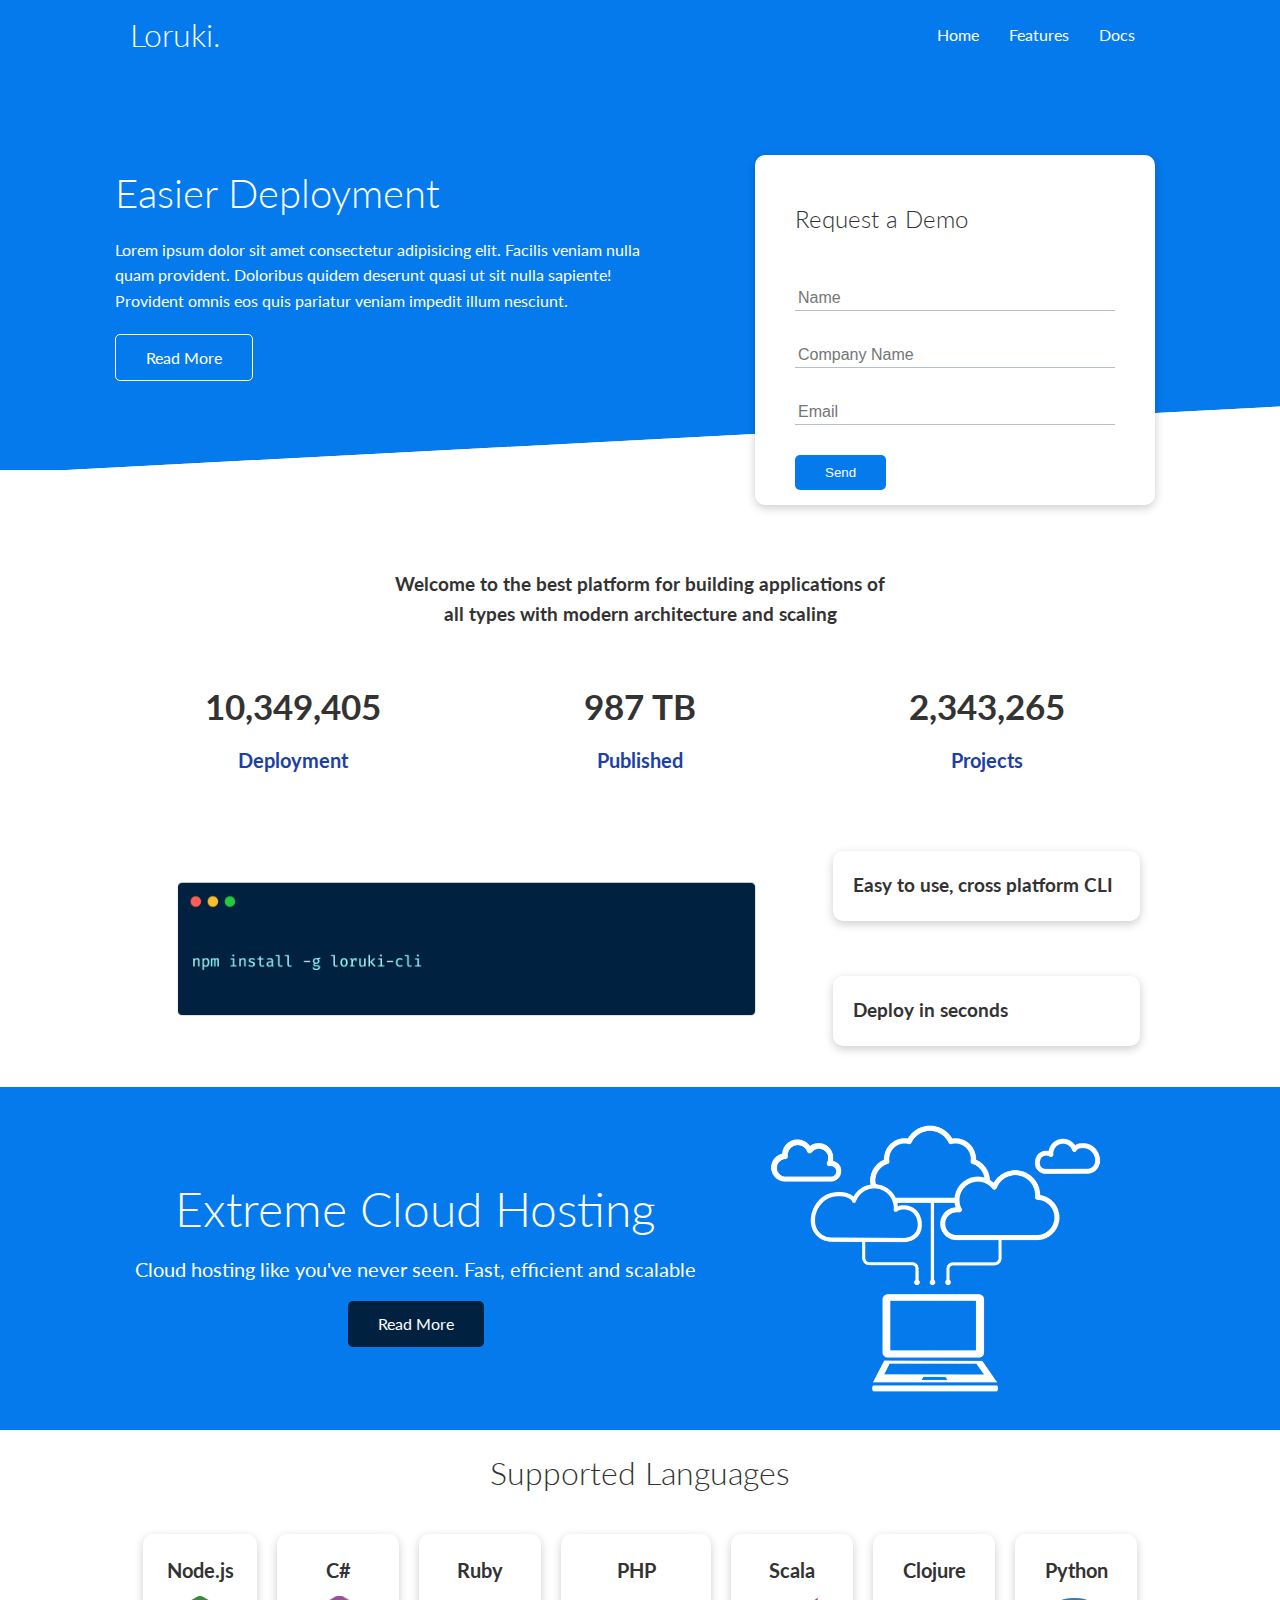
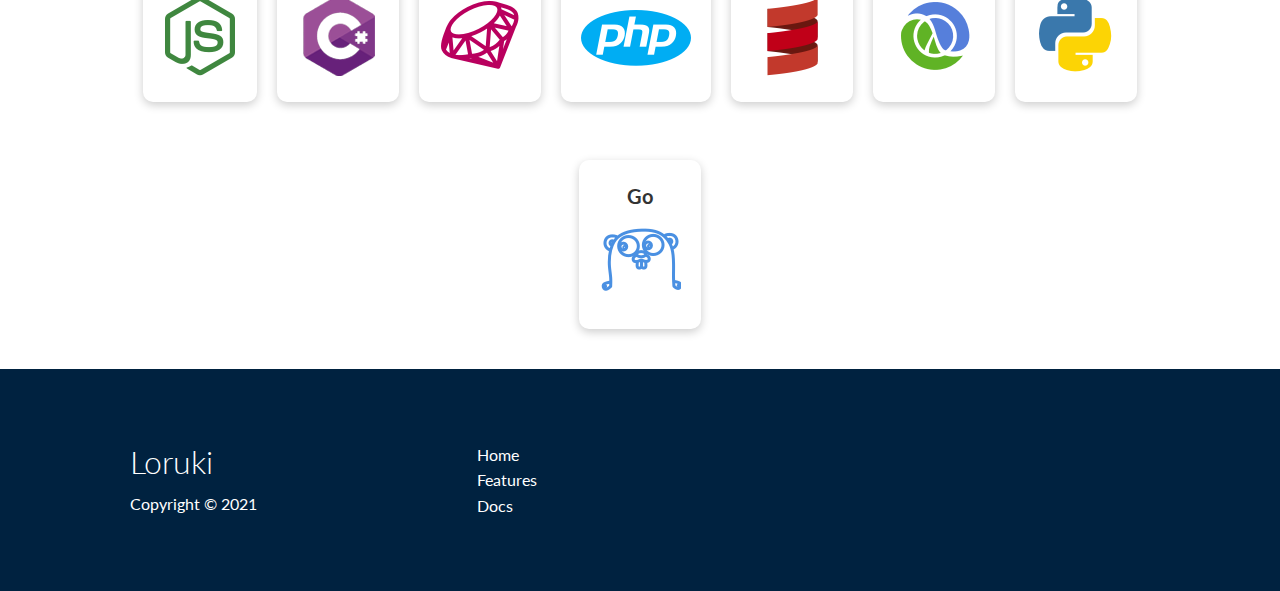
<file: index.html>
<!DOCTYPE html>
<html lang="en">

<head>
    <meta charset="UTF-8">
    <meta name="viewport" content="width=device-width, initial-scale=1.0">
    <link rel="stylesheet" href="https://cdnjs.cloudflare.com/ajax/libs/font-awesome/5.15.2/css/all.min.css"
        integrity="sha512-HK5fgLBL+xu6dm/Ii3z4xhlSUyZgTT9tuc/hSrtw6uzJOvgRr2a9jyxxT1ely+B+xFAmJKVSTbpM/CuL7qxO8w=="
        crossorigin="anonymous" />
    <link rel="stylesheet" href="css/utilities.css">
    <link rel="stylesheet" href="css/style.css">
    <title>Loruki | Cloud Hosting for Everyone</title>
</head>

<body>
    <!-- Navbar -->
    <div class="navbar">
        <div class="container flex">
            <h1 class="logo">Loruki.</h1>
            <nav>
                <ul>
                    <li><a href="index.html">Home</a></li>
                    <li><a href="features.html">Features</a></li>
                    <li><a href="docs.html">Docs</a></li>
                </ul>
            </nav>
        </div>
    </div>

    <!-- Showcase -->
    <section class="showcase">
        <div class="container grid">
            <div class="showcase-text">
                <h1>Easier Deployment</h1>
                <p>Lorem ipsum dolor sit amet consectetur adipisicing elit. Facilis veniam nulla quam provident.
                    Doloribus quidem deserunt quasi ut sit nulla sapiente! Provident omnis eos quis pariatur veniam
                    impedit illum nesciunt.</p>
                <a href="features.html" class="btn btn-outline">Read More</a>
            </div>

            <div class="showcase-form card">
                <h2>Request a Demo</h2>
                <form name="contact" method="POST" netlify-honeypot="bot-field" data-netlify="true">
                    <input type="hidden" name="form-name" value="contact">
                    <p class="hidden">
                        <label>Don’t fill this out if you’re human: <input name="bot-field" /></label>
                    </p>
                    <div class="form-control">
                        <input type="text" name="name" placeholder="Name" required>
                    </div>
                    <div class="form-control">
                        <input type="text" name="company" placeholder="Company Name" required>
                    </div>
                    <div class="form-control">
                        <input type="email" name="email" placeholder="Email" required>
                    </div>
                    <input type="submit" value="Send" class="btn btn-primary">
                </form>
            </div>
        </div>
    </section>

    <!-- Stats -->
    <section class="stats">
        <div class="container">
            <h3 class="stats-heading text-center my-1">Welcome to the best platform for building applications of all
                types with modern architecture and scaling
            </h3>

            <div class="grid grid-3 text-center my-4">
                <div>
                    <i class="fas fa-server fa-3x"></i>
                    <h3>10,349,405</h3>
                    <p class="text-secondary">Deployment</p>
                </div>
                <div>
                    <i class="fas fa-upload fa-3x"></i>
                    <h3>987 TB</h3>
                    <p class="text-secondary">Published</p>
                </div>
                <div>
                    <i class="fas fa-project-diagram fa-3x"></i>
                    <h3>2,343,265</h3>
                    <p class="text-secondary">Projects</p>
                </div>
            </div>
        </div>
    </section>

    <!-- Cli -->
    <section class="cli">
        <div class="container grid">
            <img src="images/cli.png" alt="">
            <div class="card">
                <h3>Easy to use, cross platform CLI</h3>
            </div>
            <div class="card">
                <h3>Deploy in seconds</h3>
            </div>
        </div>
    </section>

    <!-- Cloud -->
    <section class="cloud bg-primary my-2 py-2">
        <div class="container grid">
            <div class="text-center">
                <h2 class="lg">Extreme Cloud Hosting</h2>
                <p class="lead my-1">Cloud hosting like you've never seen. Fast, efficient and scalable</p>
                <a href="features.html" class="btn btn-dark">Read More</a>
            </div>
            <img src="images/cloud.png" alt="">
        </div>
    </section>

    <!-- Languages -->
    <section class="languages">
        <h2 class="md text-center my-2">
            Supported Languages
        </h2>
        <div class="container flex">
            <div class="card">
                <h4>Node.js</h4>
                <img src="images/logos/node.png" alt="">
            </div>
            <div class="card">
                <h4>C#</h4>
                <img src="images/logos/csharp.png" alt="">
            </div>
            <div class="card">
                <h4>Ruby</h4>
                <img src="images/logos/ruby.png" alt="">
            </div>
            <div class="card">
                <h4>PHP</h4>
                <img src="images/logos/php.png" alt="">
            </div>
            <div class="card">
                <h4>Scala</h4>
                <img src="images/logos/scala.png" alt="">
            </div>
            <div class="card">
                <h4>Clojure</h4>
                <img src="images/logos/clojure.png" alt="">
            </div>
            <div class="card">
                <h4>Python</h4>
                <img src="images/logos/python.png" alt="">
            </div>
            <div class="card">
                <h4>Go</h4>
                <img src="images/logos/go.png" alt="">
            </div>
        </div>
    </section>

    <!-- Footer -->
    <footer class="footer bg-dark py-5">
        <div class="container grid grid-3">
            <div>
                <h1>Loruki</h1>
                <p>Copyright &copy; 2021</p>
            </div>
            <nav>
                <ul>
                    <li><a href="index.html">Home</a></li>
                    <li><a href="features.html">Features</a></li>
                    <li><a href="docs.html">Docs</a></li>
                </ul>
            </nav>
            <div class="social">
                <a href="#"><i class="fab fa-githu fa-2x"></i></a>
                <a href="#"><i class="fab fa-facebook fa-2x"></i></a>
                <a href="#"><i class="fab fa-instagram fa-2x"></i></a>
                <a href="#"><i class="fab fa-twitter fa-2x"></i></a>
            </div>
        </div>
    </footer>
</body>

</html>
</file>
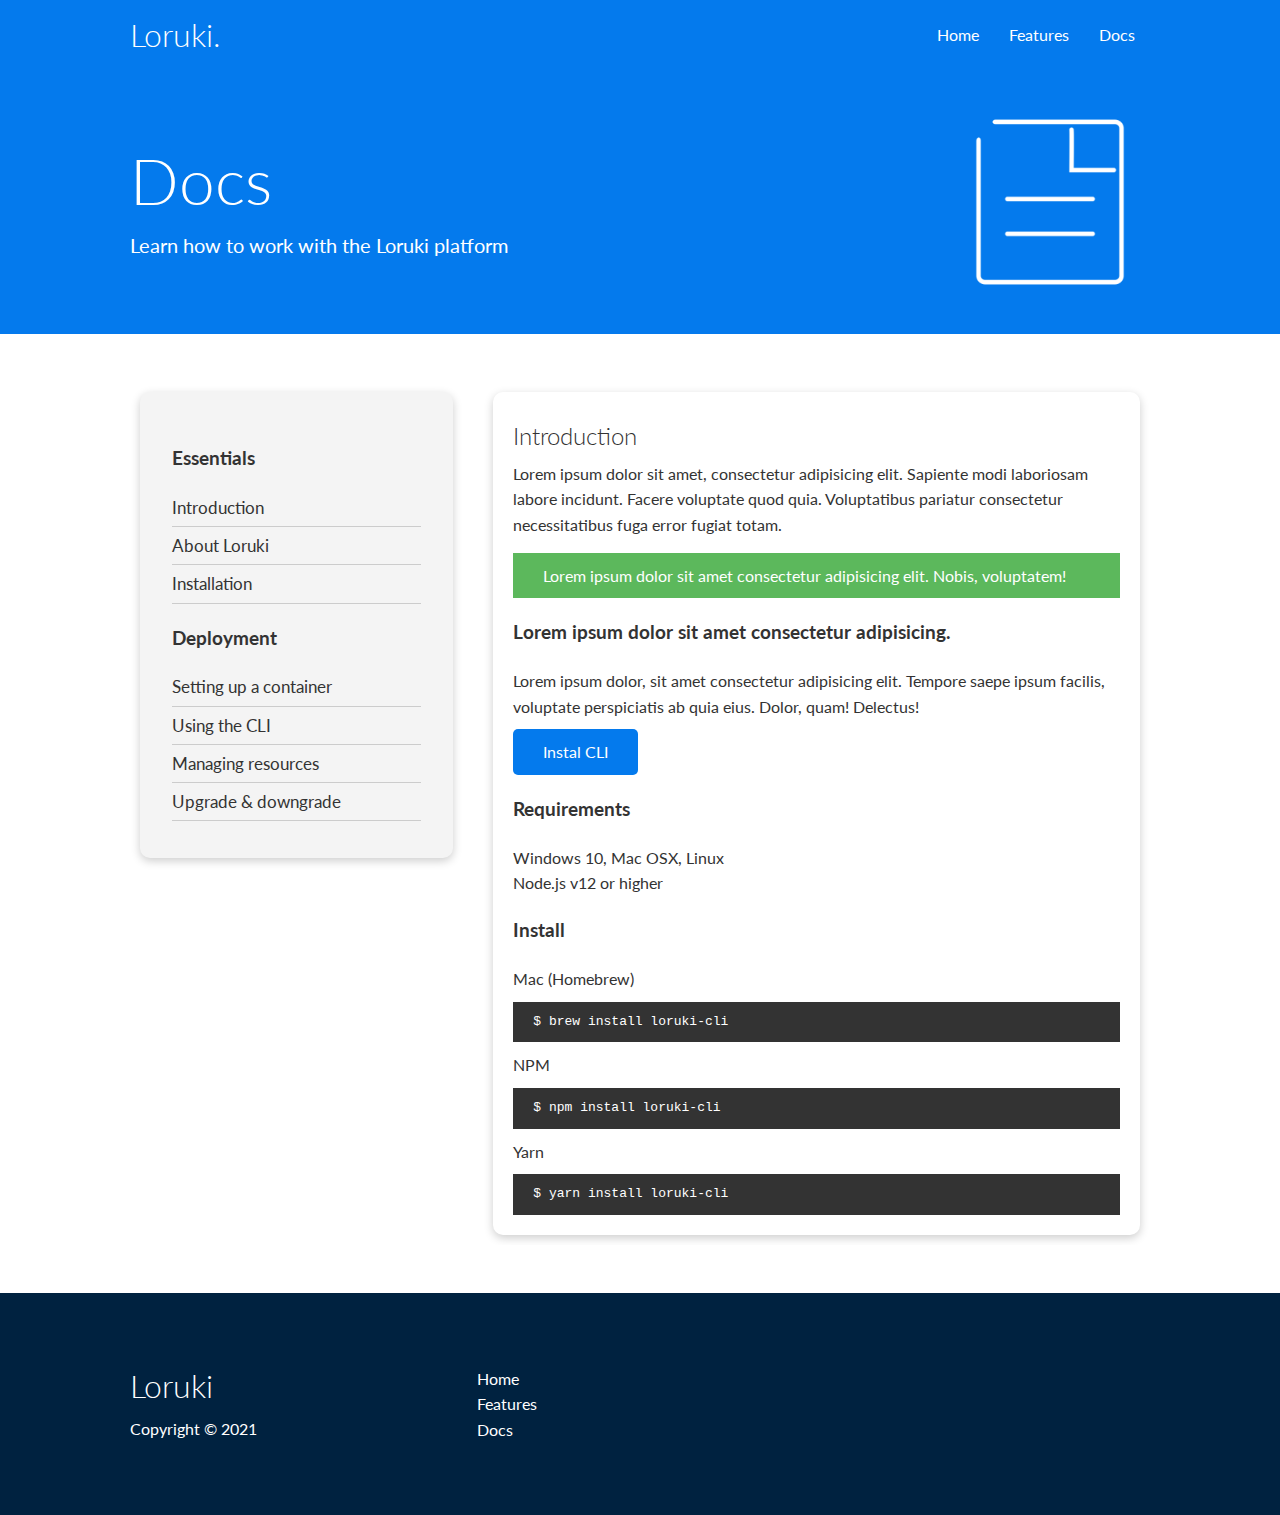
<file: docs.html>
<!DOCTYPE html>
<html lang="en">

<head>
    <meta charset="UTF-8">
    <meta name="viewport" content="width=device-width, initial-scale=1.0">
    <link rel="stylesheet" href="https://cdnjs.cloudflare.com/ajax/libs/font-awesome/5.15.2/css/all.min.css"
        integrity="sha512-HK5fgLBL+xu6dm/Ii3z4xhlSUyZgTT9tuc/hSrtw6uzJOvgRr2a9jyxxT1ely+B+xFAmJKVSTbpM/CuL7qxO8w=="
        crossorigin="anonymous" />
    <link rel="stylesheet" href="css/utilities.css">
    <link rel="stylesheet" href="css/style.css">
    <title>Loruki | Cloud Hosting for Everyone</title>
</head>

<body>
    <!-- Navbar -->
    <div class="navbar">
        <div class="container flex">
            <h1 class="logo">Loruki.</h1>
            <nav>
                <ul>
                    <li><a href="index.html">Home</a></li>
                    <li><a href="features.html">Features</a></li>
                    <li><a href="docs.html">Docs</a></li>
                </ul>
            </nav>
        </div>
    </div>

    <!-- Head -->
    <section class="docs-head bg-primary py-3">
        <div class="container grid">
            <div>
                <h1 class="xl">Docs</h1>
                <p class="lead">Learn how to work with the Loruki platform</p>
            </div>
            <img src="images/docs.png" alt="">
        </div>
    </section>

    <!-- Docs main -->
    <section class="docs-main my-4">
        <div class="container grid">
            <div class="card bg-light p-3">
                <h3 class="my-2">Essentials</h3>
                <nav>
                    <ul>
                        <li><a href="#" class="text-primary">Introduction</a></li>
                        <li><a href="#">About Loruki</a></li>
                        <li><a href="#">Installation</a></li>
                    </ul>
                </nav>
                <h3 class="my-2">Deployment</h3>
                <nav>
                    <ul>
                        <li><a href="#">Setting up a container</a></li>
                        <li><a href="#">Using the CLI</a></li>
                        <li><a href="#">Managing resources</a></li>
                        <li><a href="#">Upgrade & downgrade</a></li>
                    </ul>
                </nav>
            </div>
            <div class="card">
                <h2>Introduction</h2>
                <p>Lorem ipsum dolor sit amet, consectetur adipisicing elit. Sapiente modi laboriosam labore incidunt.
                    Facere voluptate quod quia. Voluptatibus pariatur consectetur necessitatibus fuga error fugiat
                    totam.</p>
                <div class="alert alert-success">
                    <i class="fas fa-info"></i> Lorem ipsum dolor sit amet consectetur
                    adipisicing elit. Nobis, voluptatem!
                </div>
                <h3>Lorem ipsum dolor sit amet consectetur adipisicing.</h3>
                <p>Lorem ipsum dolor, sit amet consectetur adipisicing elit. Tempore saepe ipsum facilis, voluptate
                    perspiciatis ab quia eius. Dolor, quam! Delectus!</p>
                <a href="#" class="btn btn-primary">Instal CLI</a>

                <h3>Requirements</h3>
                <ul>
                    <li>Windows 10, Mac OSX, Linux</li>
                    <li>Node.js v12 or higher</li>
                </ul>

                <h3>Install</h3>
                <p>Mac (Homebrew)</p>
                <pre><code>$ brew install loruki-cli</code></pre>
                <p>NPM</p>
                <pre><code>$ npm install loruki-cli</code></pre>
                <p>Yarn</p>
                <pre><code>$ yarn install loruki-cli</code></pre>
            </div>
        </div>
    </section>

    <!-- Footer -->
    <footer class="footer bg-dark py-5">
        <div class="container grid grid-3">
            <div>
                <h1>Loruki</h1>
                <p>Copyright &copy; 2021</p>
            </div>
            <nav>
                <ul>
                    <li><a href="index.html">Home</a></li>
                    <li><a href="features.html">Features</a></li>
                    <li><a href="docs.html">Docs</a></li>
                </ul>
            </nav>
            <div class="social">
                <a href="#"><i class="fab fa-githu fa-2x"></i></a>
                <a href="#"><i class="fab fa-facebook fa-2x"></i></a>
                <a href="#"><i class="fab fa-instagram fa-2x"></i></a>
                <a href="#"><i class="fab fa-twitter fa-2x"></i></a>
            </div>
        </div>
    </footer>
</body>

</html>
</file>
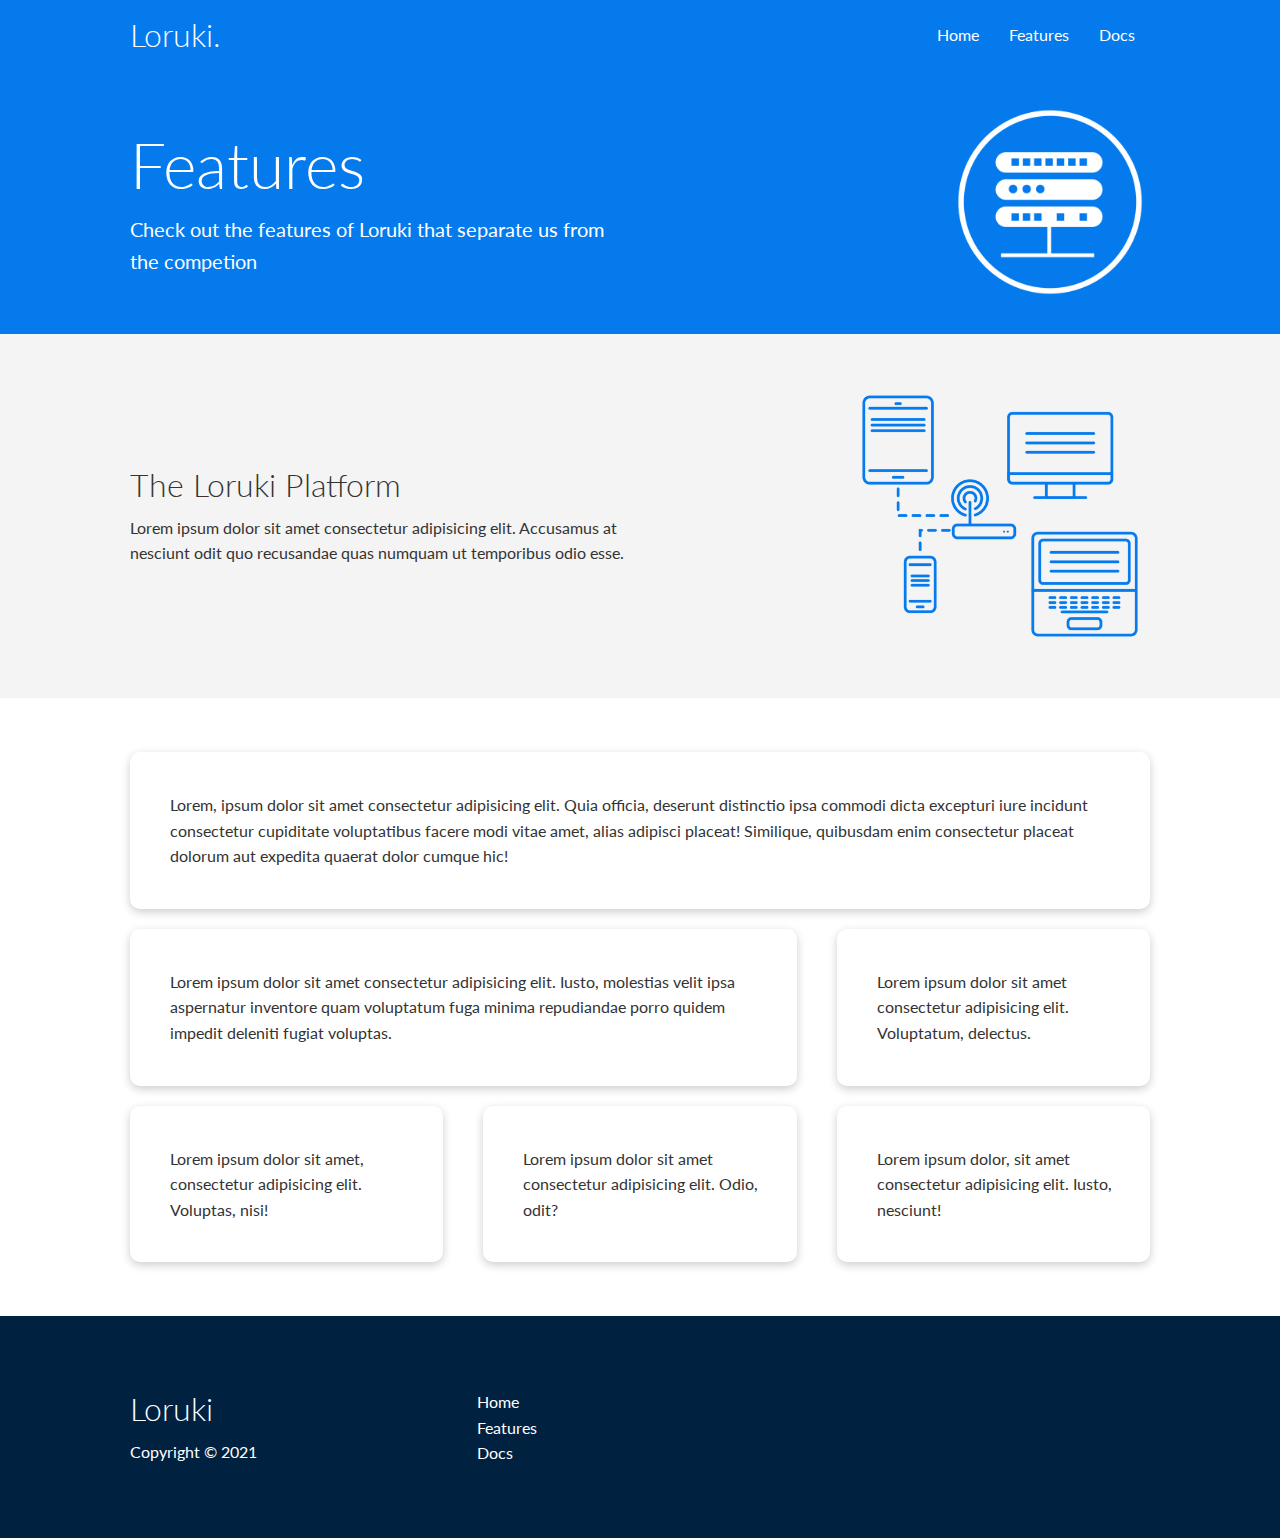
<file: features.html>
<!DOCTYPE html>
<html lang="en">

<head>
    <meta charset="UTF-8">
    <meta name="viewport" content="width=device-width, initial-scale=1.0">
    <link rel="stylesheet" href="https://cdnjs.cloudflare.com/ajax/libs/font-awesome/5.15.2/css/all.min.css"
        integrity="sha512-HK5fgLBL+xu6dm/Ii3z4xhlSUyZgTT9tuc/hSrtw6uzJOvgRr2a9jyxxT1ely+B+xFAmJKVSTbpM/CuL7qxO8w=="
        crossorigin="anonymous" />
    <link rel="stylesheet" href="css/utilities.css">
    <link rel="stylesheet" href="css/style.css">
    <title>Loruki | Cloud Hosting for Everyone</title>
</head>

<body>
    <!-- Navbar -->
    <div class="navbar">
        <div class="container flex">
            <h1 class="logo">Loruki.</h1>
            <nav>
                <ul>
                    <li><a href="index.html">Home</a></li>
                    <li><a href="features.html">Features</a></li>
                    <li><a href="docs.html">Docs</a></li>
                </ul>
            </nav>
        </div>
    </div>

    <!-- Head -->
    <section class="features-head bg-primary py-3">
        <div class="container grid">
            <div>
                <h1 class="xl">Features</h1>
                <p class="lead">Check out the features of Loruki that separate us from the competion</p>
            </div>
            <img src="images/server.png" alt="">
        </div>
    </section>

    <!-- Sub head -->
    <section class="features-sub-head bg-light py-3">
        <div class="container grid">
            <div>
                <h1 class="md">The Loruki Platform</h1>
                <p>Lorem ipsum dolor sit amet consectetur adipisicing elit. Accusamus at nesciunt odit quo recusandae
                    quas numquam ut temporibus odio esse.</p>
            </div>
            <img src="images/server2.png" alt="">
        </div>
    </section>

    <section class="features-main my-2">
        <div class="container grid grid-3">
            <div class="card flex">
                <i class="fas fa-server fa-3x"></i>
                <p>Lorem, ipsum dolor sit amet consectetur adipisicing elit. Quia officia, deserunt distinctio ipsa
                    commodi dicta excepturi iure incidunt consectetur cupiditate voluptatibus facere modi vitae amet,
                    alias adipisci placeat! Similique, quibusdam enim consectetur placeat dolorum aut expedita quaerat
                    dolor cumque hic!</p>
            </div>
            <div class="card flex">
                <i class="fas fa-network-wired fa-3x"></i>
                <p>Lorem ipsum dolor sit amet consectetur adipisicing elit. Iusto, molestias velit ipsa aspernatur
                    inventore quam voluptatum fuga minima repudiandae porro quidem impedit deleniti fugiat voluptas.</p>
            </div>
            <div class="card flex">
                <i class="fas fa-laptop fa-3x"></i>
                <p>Lorem ipsum dolor sit amet consectetur adipisicing elit. Voluptatum, delectus.</p>
            </div>
            <div class="card flex">
                <i class="fas fa-power-off fa-3x"></i>
                <p>Lorem ipsum dolor sit amet, consectetur adipisicing elit. Voluptas, nisi!</p>
            </div>
            <div class="card flex">
                <i class="fas fa-upload fa-3x"></i>
                <p>Lorem ipsum dolor sit amet consectetur adipisicing elit. Odio, odit?</p>
            </div>
            <div class="card flex">
                <i class="fas fa-database fa-3x"></i>
                <p>Lorem ipsum dolor, sit amet consectetur adipisicing elit. Iusto, nesciunt!</p>
            </div>
        </div>
    </section>

    <!-- Footer -->
    <footer class="footer bg-dark py-5">
        <div class="container grid grid-3">
            <div>
                <h1>Loruki</h1>
                <p>Copyright &copy; 2021</p>
            </div>
            <nav>
                <ul>
                    <li><a href="index.html">Home</a></li>
                    <li><a href="features.html">Features</a></li>
                    <li><a href="docs.html">Docs</a></li>
                </ul>
            </nav>
            <div class="social">
                <a href="#"><i class="fab fa-githu fa-2x"></i></a>
                <a href="#"><i class="fab fa-facebook fa-2x"></i></a>
                <a href="#"><i class="fab fa-instagram fa-2x"></i></a>
                <a href="#"><i class="fab fa-twitter fa-2x"></i></a>
            </div>
        </div>
    </footer>
</body>

</html>
</file>
<file: css/utilities.css>
/* Utilities */
.container {
    max-width: 1100px;
    margin: 0 auto;
    overflow: auto;
    padding: 0 40px;
}

.card {
    background-color: #fff;
    color: #333;
    border-radius: 10px;
    box-shadow: 0 3px 10px rgba(0, 0, 0, 0.2);
    padding: 20px;
    margin: 10px;
}

.btn {
    display: inline-block;
    padding: 10px 30px;
    cursor: pointer;
    background: var(--primary-color);
    color: #fff;
    border: none;
    border-radius: 5px;
}

.btn-outline {
    background-color: transparent;
    border: 1px #fff solid;
}

.btn:hover {
    transform: scale(0.98);
}

/* Background & colored buttons */
.bg-primary, .btn-primary {
    background-color: var(--primary-color);
    color: #fff;
}

.bg-secondary, .btn-secondary {
    background-color: var(--secondary-color);
    color:#fff;
}

.bg-dark, .btn-dark {
    background-color: var(--dark-color);
    color:#fff;
}

.bg-light, .btn-light {
    background-color: var(--light-color);
    color:#333;
}

.bg-primary a, .btn-primary a, .bg-secondary a, .btn-secondary a, .bg-dark a, .btn-dark a {
    color: #fff;
}

/* Text Colors */
.text-primary-primary {
    color: var(--primary-color);
}

.text-secondary {
    color: var(--secondary-color);
}

.text-dark {
    color: var(--dark-color);
}

.text-light {
    color: var(--light-color);
}

/* Text sizes */
.lead {
    font-size: 20px;
}

.sm {
    font-size: 1rem;
}

.md {
    font-size: 2rem;
}

.lg {
    font-size: 3rem;
}

.xl {
    font-size: 4rem;
}

.text-center {
    text-align: center;
}

/* Alert */
.alert {
    background-color: var(--light-color);
    padding: 10px 20px;
    margin: 15px 0;
}

.alert i {
    margin-right: 10px;
}

.alert-success {
    background-color: var(--success-color);
    color: #fff;
}

.alert-error {
    background-color: var(--error-color);
    color: #fff;
}

.flex {
    display: flex;
    justify-content: center;
    align-items: center;
    height: 100%;
}

.grid {
    display: grid;
    grid-template-columns: repeat(2, 1fr);
    gap: 20px;
    justify-content: center;
    align-items: center;
    height: 100%;
}

.grid-3 {
    grid-template-columns: repeat(3, 1fr);
}

/* Margin */
.my-1 {
    margin: 1rem 0;
}

.my-2 {
    margin: 1.5rem 0;
}

.my-3 {
    margin: 2rem 0;
}

.my-4 {
    margin: 3rem 0;
}

.my-5 {
    margin: 4rem 0;
}

.m-1 {
    margin: 1rem;
}

.m-2 {
    margin: 1.5rem;
}

.m-3 {
    margin: 2rem;
}

.m-4 {
    margin: 3rem;
}

.m-5 {
    margin: 4rem;
}

/* Padding */
.py-1 {
    padding: 1rem 0;
}

.py-2 {
    padding: 1.5rem 0;
}

.py-3 {
    padding: 2rem 0;
}

.py-4 {
    padding: 3rem 0;
}

.py-5 {
    padding: 4rem 0;
}

.p-1 {
    padding: 1rem;
}

.p-2 {
    padding: 1.5rem;
}

.p-3 {
    padding: 2rem;
}

.p-4 {
    padding: 3rem;
}

.p-5 {
    padding: 4rem;
}
</file>
<file: css/style.css>
@import url('https://fonts.googleapis.com/css2?family=Lato:wght@300&display=swap');

:root {
    --primary-color: #047aed;
    --secondary-color: #1c3fa8;
    --dark-color: #002240;
    --light-color: #f4f4f4;
    --success-color: #5cb85c;
    --error-color: #d9534f;
}

* {
    box-sizing: border-box;
    padding: 0;
    margin: 0;
}

body {
    font-family: 'Lato', sans-serif;
    color: #333;
    line-height: 1.6;
}

ul {
    list-style-type: none;
}

a {
    text-decoration: none;
    color: #333;
}

h1, h2 {
    font-weight: 300;
    line-height: 1.2;
    margin: 10px 0;
}

p {
    margin: 10px 0;
}

img {
    width: 100%;
}

code, pre {
    background: #333;
    color: #fff;
    padding: 10px;
}

.hidden {
    visibility: hidden;
    height: 0;
}

/* Navbar */
.navbar {
    background-color: var(--primary-color);
    color: #fff;
    height: 70px;
}

.navbar ul {
    display: flex;
}

.navbar a {
    color: #fff;
    padding: 10px;
    margin: 0 5px;
}

.navbar a:hover {
    border-bottom: 2px solid #fff;
}

.navbar .flex {
    justify-content: space-between;
}

/* Showcase */
.showcase {
    height: 400px;
    background-color:var(--primary-color);
    color: #fff;
    position: relative;
}

.showcase h1 {
    font-size: 40px;
}

.showcase p {
    margin: 20px 0;
}

.showcase .grid {
    overflow: visible;
    grid-template-columns: 55% 45%;
    gap: 30px;
}

.showcase-text {
    animation: slideInFromLeft 1s ease-in;
}

.showcase-form {
    position: relative;
    top: 60px;
    height: 350px;
    width: 400px;
    padding: 40px;
    z-index: 100;
    justify-self: flex-end;
    animation: slideInFromRight 1s ease-in;
}

.showcase-form .form-control {
    margin: 30px 0;
}

.showcase-form input[type='text'],
.showcase-form input[type='email'] {
    border: 0;
    border-bottom: 1px solid #b4becb;
    width: 100%;
    padding: 3px;
    font-size: 16px;
}

.showcase-form input:focus {
    outline: none;
}

.showcase::before,
.showcase::after {
    content: '';
    position: absolute;
    height: 100px;
    bottom: -70px;
    right: 0;
    left: 0;
    background: #fff;
    transform: skewY(-3deg);
    -webkit-transform: skewY(-3deg);
    -moz-transform: skewY(-3deg);
    -ms-transform: skewY(-3deg);
}

/* Stats */
.stats {
    padding-top: 100px;
    animation: slideInFromBottom 1s ease-in;
}

.stats-heading {
    max-width: 500px;
    margin: auto;
}

.stats .grid h3 {
    font-size: 35px;
}

.stats .grid p {
    font-size: 20px;
    font-weight: bold;
}

/* CLI */
.cli .grid {
    grid-template-columns: repeat(3, 1fr);
    grid-template-rows: repeat(2, 1fr);
}

.cli .grid > *:first-child {
    grid-column: 1 / span 2;
    grid-row: 1 / span 2;
}

/* Cloud */
.cloud .grid {
    grid-template-columns: 4fr 3fr;
}

/* Languages */
.languages .flex {
    flex-wrap: wrap;
}
.languages .card {
    text-align: center;
    margin: 18px 10px 40px;
    transition: transform 0.2s ease-in;
}

.languages .card h4 {
    font-size: 20px;
    margin-bottom: 10px;
}

.languages .card:hover {
    transform: translateY(-15px);
}

/* Features */
.features-head img, .docs-head img {
    width: 200px;
    justify-self: flex-end;
}

.features-sub-head img {
    width: 300px;
    justify-self: flex-end;
}

.features-main .card > i {
    margin-right: 20px;
}

.features-main .grid {
    padding: 30px;
}

.features-main .grid > *:first-child {
    grid-column: 1 / span 3;
}

.features-main .grid > *:nth-child(2) {
    grid-column: 1 / span 2;
}

.docs-main nav li {
    font-size: 17px;
    padding-bottom: 5px;
    margin-bottom: 5px;
    border-bottom: 1px #ccc solid;
}

.docs-main a:hover {
    font-weight: bold;
}

/* Docs */
.docs-main h3 {
    margin: 20px 0;
}

.docs-main .grid {
    grid-template-columns: 1fr 2fr;
    align-items: flex-start;
}

/* Footer */
.footer .social a {
    margin: 0 10px;
}

/* Animation */
@keyframes slideInFromLeft {
    0% {
        transform: translateX(-100%);
    }

    100% {
        transform: translateX(0);
    }
}

@keyframes slideInFromRight {
    0% {
        transform: translateX(100%);
    }

    100% {
        transform: translateX(0);
    }
}

@keyframes slideInFromTop {
    0% {
        transform: translateY(-100%);
    }

    100% {
        transform: translateX(0);
    }
}

@keyframes slideInFromBottom {
    0% {
        transform: translateY(100%);
    }

    100% {
        transform: translateX(0);
    }
}

/* Tablets and under */
@media(max-width: 768px) {
    .grid,
    .showcase .grid,
    .stats .grid,
    .cli .grid,
    .cloud .grid,
    .features-main .grid,
    .docs-main .grid {
        grid-template-columns: 1fr;
        grid-template-rows: 1fr;
    }

    .showcase {
        height: auto;
    }

    .showcase-text {
        text-align: center;
        margin-top: 40px;
        animation: slideInFromTop 1s ease-in;
    }

    .showcase-form {
        justify-self: center;
        margin: auto;
        animation: slideInFromBottom 1s ease-in;
    }

    .cli .grid > *:first-child {
        grid-column: 1;
        grid-row: 1;
    }

    .features-head,
    .features-sub-head,
    .docs-head {
        text-align: center;
    }

    .features-head img,
    .features-sub-head img,
    .docs-head img {
        justify-self: center;
    }

    .features-main .grid > *:first-child,
    .features-main .grid > *:nth-child(2) {
        grid-column: 1;
    }
}

/* Mobile */
@media(max-width: 500px) {
    .navbar {
        height: 110px;
    }

    .navbar .flex {
        flex-direction: column;
    }

    .navbar ul {
        padding: 10px;
        background-color: rgba(0, 0, 0, 0.1);
    }
}
</file>
